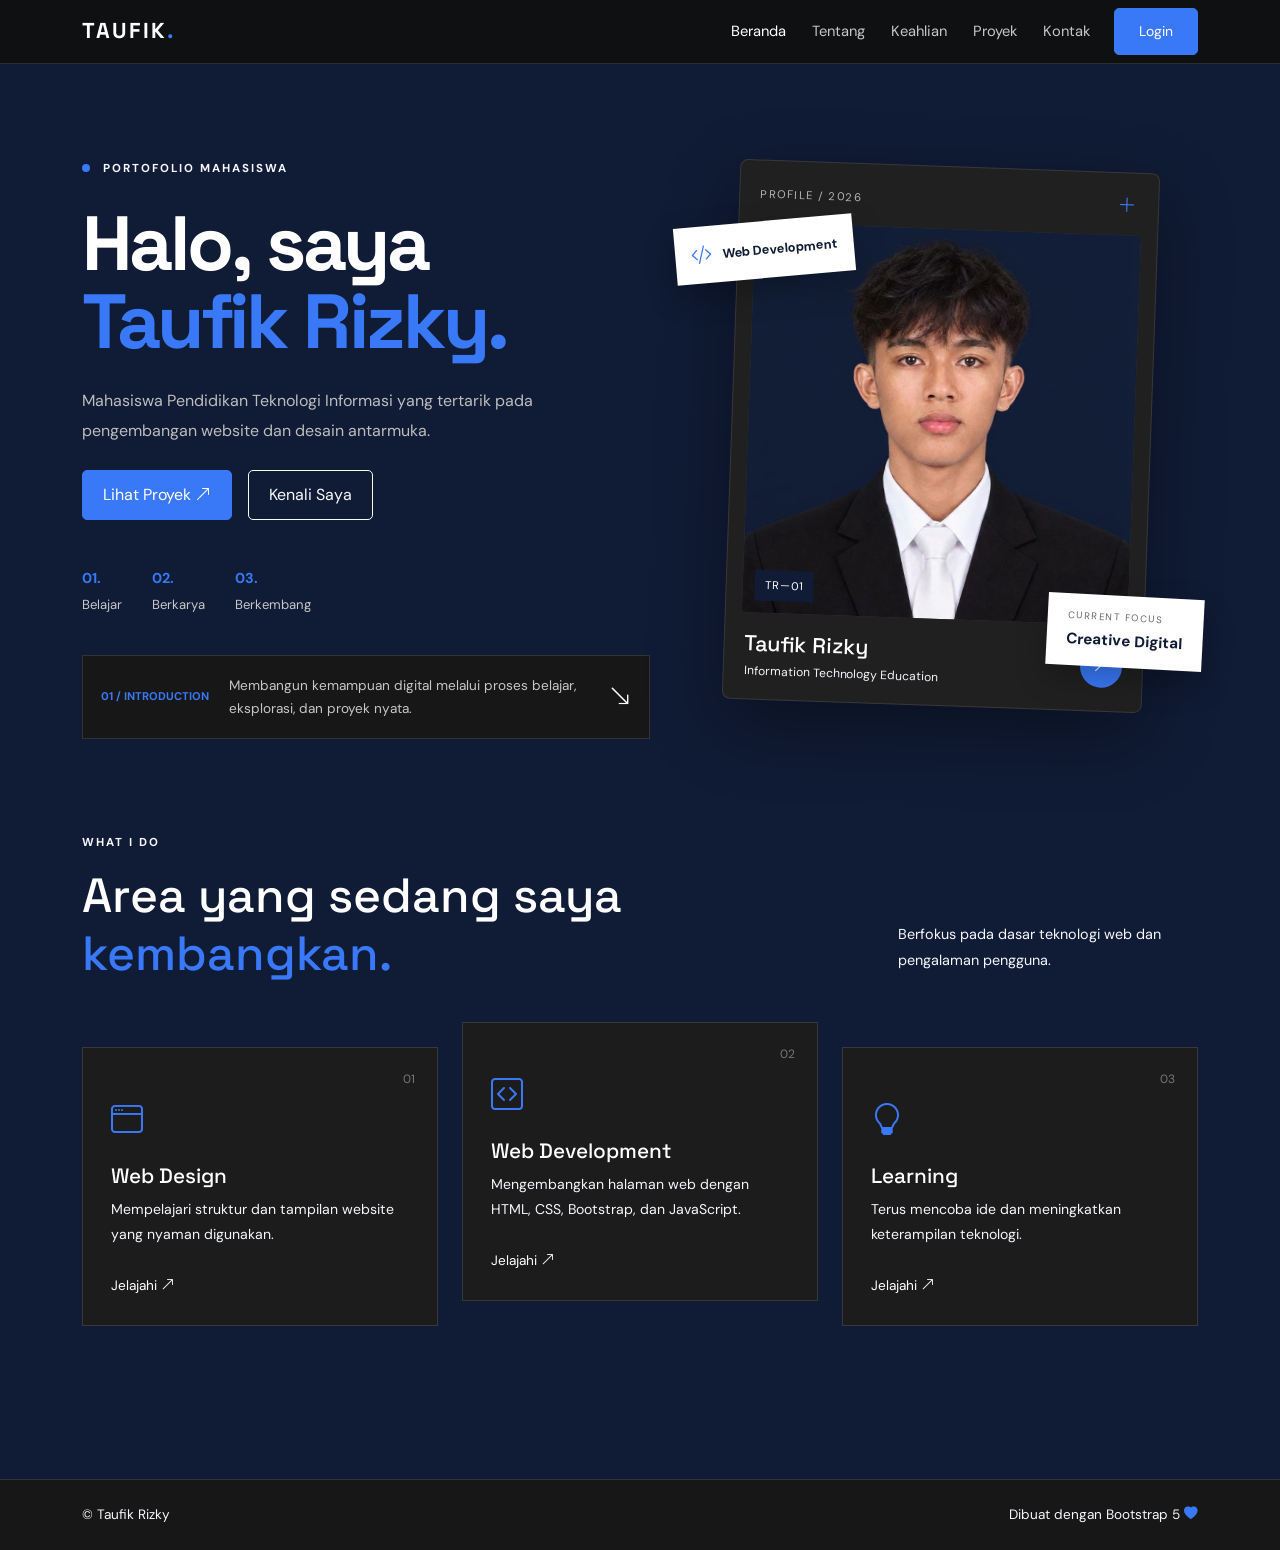
<file: index.html>
<!DOCTYPE html>
<html lang="id">
<head>
  <meta charset="UTF-8">
  <meta name="viewport" content="width=device-width, initial-scale=1">
  <title>Beranda | Taufik Rizky</title>

  <link href="https://cdn.jsdelivr.net/npm/bootstrap@5.3.8/dist/css/bootstrap.min.css" rel="stylesheet">
  <link href="https://cdn.jsdelivr.net/npm/bootstrap-icons@1.13.1/font/bootstrap-icons.min.css" rel="stylesheet">
  <link rel="stylesheet" href="style.css">
</head>
<body>

<nav class="navbar navbar-expand-lg navbar-dark custom-navbar sticky-top">
  <div class="container">
    <a class="navbar-brand fw-bold" href="index.html">TAUFIK<span>.</span></a>
    <button class="navbar-toggler" type="button" data-bs-toggle="collapse"
      data-bs-target="#menuNavbar" aria-controls="menuNavbar"
      aria-expanded="false" aria-label="Buka navigasi">
      <span class="navbar-toggler-icon"></span>
    </button>

    <div class="collapse navbar-collapse" id="menuNavbar">
      <ul class="navbar-nav ms-auto align-items-lg-center">
        <li class="nav-item"><a class="nav-link active" href="index.html">Beranda</a></li>
        <li class="nav-item"><a class="nav-link" href="tentang.html">Tentang</a></li>
        <li class="nav-item"><a class="nav-link" href="keahlian.html">Keahlian</a></li>
        <li class="nav-item"><a class="nav-link" href="proyek.html">Proyek</a></li>
        <li class="nav-item"><a class="nav-link" href="kontak.html">Kontak</a></li>
        <li class="nav-item ms-lg-3"><a class="btn btn-red btn-sm px-4" href="login.html">Login</a></li>
      </ul>
    </div>
  </div>
</nav>

<main class="container py-5">
  <section class="hero-grid">

    <div class="hero-intro">
      <span class="eyebrow"><span class="status-dot"></span> PORTOFOLIO MAHASISWA</span>
      <h1>Halo, saya<br><span class="text-red">Taufik Rizky.</span></h1>
      <p class="lead-text">
        Mahasiswa Pendidikan Teknologi Informasi yang tertarik
        pada pengembangan website dan desain antarmuka.
      </p>

      <div class="d-flex flex-wrap gap-3 mt-4">
        <a href="proyek.html" class="btn btn-red">Lihat Proyek <i class="bi bi-arrow-up-right"></i></a>
        <a href="tentang.html" class="btn btn-outline-light">Kenali Saya</a>
      </div>

      <div class="mini-info mt-5">
        <div><strong>01.</strong><span>Belajar</span></div>
        <div><strong>02.</strong><span>Berkarya</span></div>
        <div><strong>03.</strong><span>Berkembang</span></div>
      </div>
    </div>

    <div class="hero-visual">
      <div class="portrait-card">
        <div class="portrait-top">
          <span>PROFILE / 2026</span>
          <i class="bi bi-plus-lg"></i>
        </div>

        <div class="portrait-frame">
          <div class="portrait-circle"></div>
          <img src="img/foto-profil.jpg" alt="Foto profil Taufik Rizky" class="portrait-img"
            onerror="this.style.display='none';this.nextElementSibling.style.display='flex';">
          <div class="photo-placeholder">
            <i class="bi bi-person-bounding-box"></i>
            <span>Masukkan foto kamu</span>
          </div>
          <span class="portrait-number">TR—01</span>
        </div>

        <div class="portrait-caption">
          <div>
            <h2>Taufik Rizky</h2>
            <p>Information Technology Education</p>
          </div>
          <span class="round-icon"><i class="bi bi-arrow-up-right"></i></span>
        </div>
      </div>

      <div class="floating-card floating-card-top">
        <i class="bi bi-code-slash"></i>
        <span>Web Development</span>
      </div>

      <div class="floating-card floating-card-bottom">
        <span class="small-label">CURRENT FOCUS</span>
        <strong>Creative Digital</strong>
      </div>
    </div>

    <div class="hero-bottom-card">
      <span class="bottom-index">01 / INTRODUCTION</span>
      <p>Membangun kemampuan digital melalui proses belajar, eksplorasi, dan proyek nyata.</p>
      <a href="keahlian.html" aria-label="Lihat keahlian"><i class="bi bi-arrow-down-right"></i></a>
    </div>

  </section>

  <section class="section-space">
    <div class="section-heading">
      <div>
        <span class="eyebrow">WHAT I DO</span>
        <h2>Area yang sedang saya <span class="text-red">kembangkan.</span></h2>
      </div>
      <p>Berfokus pada dasar teknologi web dan pengalaman pengguna.</p>
    </div>

    <div class="row g-4 mt-2">
      <div class="col-md-4">
        <article class="feature-card feature-offset">
          <span class="card-index">01</span>
          <i class="bi bi-window feature-icon"></i>
          <h3>Web Design</h3>
          <p>Mempelajari struktur dan tampilan website yang nyaman digunakan.</p>
          <a href="keahlian.html">Jelajahi <i class="bi bi-arrow-up-right"></i></a>
        </article>
      </div>
      <div class="col-md-4">
        <article class="feature-card">
          <span class="card-index">02</span>
          <i class="bi bi-code-square feature-icon"></i>
          <h3>Web Development</h3>
          <p>Mengembangkan halaman web dengan HTML, CSS, Bootstrap, dan JavaScript.</p>
          <a href="proyek.html">Jelajahi <i class="bi bi-arrow-up-right"></i></a>
        </article>
      </div>
      <div class="col-md-4">
        <article class="feature-card feature-offset">
          <span class="card-index">03</span>
          <i class="bi bi-lightbulb feature-icon"></i>
          <h3>Learning</h3>
          <p>Terus mencoba ide dan meningkatkan keterampilan teknologi.</p>
          <a href="tentang.html">Jelajahi <i class="bi bi-arrow-up-right"></i></a>
        </article>
      </div>
    </div>
  </section>
</main>

<footer class="site-footer">
  <div class="container d-flex flex-column flex-md-row justify-content-between gap-3">
    <p class="mb-0">© <span class="current-year"></span> Taufik Rizky</p>
    <p class="mb-0">Dibuat dengan Bootstrap 5 <i class="bi bi-heart-fill text-red"></i></p>
  </div>
</footer>

<script src="https://cdn.jsdelivr.net/npm/bootstrap@5.3.8/dist/js/bootstrap.bundle.min.js"></script>
<script src="script.js"></script>
</body>
</html>
</file>
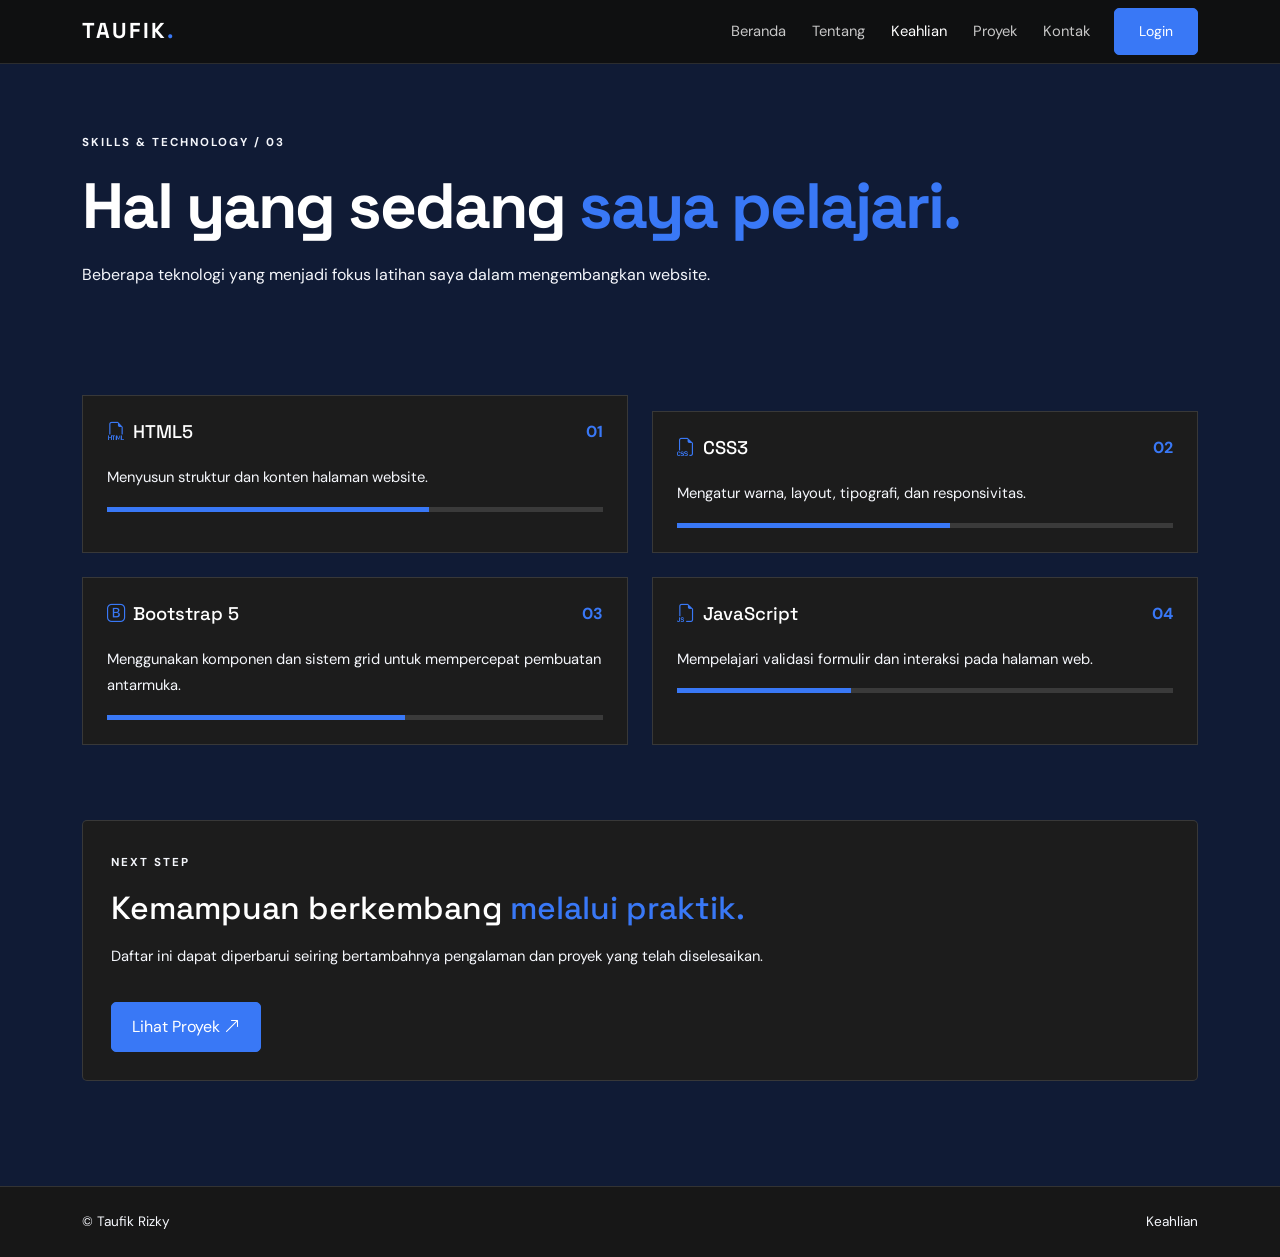
<file: keahlian.html>
<!DOCTYPE html>
<html lang="id">
<head>
  <meta charset="UTF-8">
  <meta name="viewport" content="width=device-width, initial-scale=1">
  <title>Keahlian | Taufik Rizky</title>
  <link href="https://cdn.jsdelivr.net/npm/bootstrap@5.3.8/dist/css/bootstrap.min.css" rel="stylesheet">
  <link href="https://cdn.jsdelivr.net/npm/bootstrap-icons@1.13.1/font/bootstrap-icons.min.css" rel="stylesheet">
  <link rel="stylesheet" href="style.css">
</head>
<body>
<nav class="navbar navbar-expand-lg navbar-dark custom-navbar sticky-top">
  <div class="container">
    <a class="navbar-brand fw-bold" href="index.html">TAUFIK<span>.</span></a>
    <button class="navbar-toggler" type="button" data-bs-toggle="collapse" data-bs-target="#menuNavbar" aria-controls="menuNavbar" aria-expanded="false" aria-label="Buka navigasi"><span class="navbar-toggler-icon"></span></button>
    <div class="collapse navbar-collapse" id="menuNavbar">
      <ul class="navbar-nav ms-auto align-items-lg-center">
        <li class="nav-item"><a class="nav-link" href="index.html">Beranda</a></li>
        <li class="nav-item"><a class="nav-link" href="tentang.html">Tentang</a></li>
        <li class="nav-item"><a class="nav-link active" href="keahlian.html">Keahlian</a></li>
        <li class="nav-item"><a class="nav-link" href="proyek.html">Proyek</a></li>
        <li class="nav-item"><a class="nav-link" href="kontak.html">Kontak</a></li>
        <li class="nav-item ms-lg-3"><a class="btn btn-red btn-sm px-4" href="login.html">Login</a></li>
      </ul>
    </div>
  </div>
</nav>

<main class="container">
  <header class="page-header">
    <span class="eyebrow">SKILLS & TECHNOLOGY / 03</span>
    <h1>Hal yang sedang <span class="text-red">saya pelajari.</span></h1>
    <p>Beberapa teknologi yang menjadi fokus latihan saya dalam mengembangkan website.</p>
  </header>

  <div class="row g-4 asymmetric-row">
    <div class="col-md-6">
      <article class="skill-card">
        <div class="skill-head"><h3><i class="bi bi-filetype-html text-red me-2"></i>HTML5</h3><span class="skill-no">01</span></div>
        <p class="muted-text">Menyusun struktur dan konten halaman website.</p>
        <div class="skill-bar"><span style="width:65%"></span></div>
      </article>
    </div>
    <div class="col-md-6">
      <article class="skill-card">
        <div class="skill-head"><h3><i class="bi bi-filetype-css text-red me-2"></i>CSS3</h3><span class="skill-no">02</span></div>
        <p class="muted-text">Mengatur warna, layout, tipografi, dan responsivitas.</p>
        <div class="skill-bar"><span style="width:55%"></span></div>
      </article>
    </div>
    <div class="col-md-6">
      <article class="skill-card">
        <div class="skill-head"><h3><i class="bi bi-bootstrap text-red me-2"></i>Bootstrap 5</h3><span class="skill-no">03</span></div>
        <p class="muted-text">Menggunakan komponen dan sistem grid untuk mempercepat pembuatan antarmuka.</p>
        <div class="skill-bar"><span style="width:60%"></span></div>
      </article>
    </div>
    <div class="col-md-6">
      <article class="skill-card">
        <div class="skill-head"><h3><i class="bi bi-filetype-js text-red me-2"></i>JavaScript</h3><span class="skill-no">04</span></div>
        <p class="muted-text">Mempelajari validasi formulir dan interaksi pada halaman web.</p>
        <div class="skill-bar"><span style="width:35%"></span></div>
      </article>
    </div>
  </div>

  <section class="section-space">
    <div class="content-card">
      <span class="eyebrow">NEXT STEP</span>
      <h2 class="mt-3">Kemampuan berkembang <span class="text-red">melalui praktik.</span></h2>
      <p class="muted-text mt-3">Daftar ini dapat diperbarui seiring bertambahnya pengalaman dan proyek yang telah diselesaikan.</p>
      <a href="proyek.html" class="btn btn-red mt-3">Lihat Proyek <i class="bi bi-arrow-up-right"></i></a>
    </div>
  </section>
</main>

<footer class="site-footer"><div class="container d-flex flex-column flex-md-row justify-content-between gap-3"><p class="mb-0">© <span class="current-year"></span> Taufik Rizky</p><p class="mb-0">Keahlian</p></div></footer>
<script src="https://cdn.jsdelivr.net/npm/bootstrap@5.3.8/dist/js/bootstrap.bundle.min.js"></script>
<script src="script.js"></script>
</body>
</html>
</file>
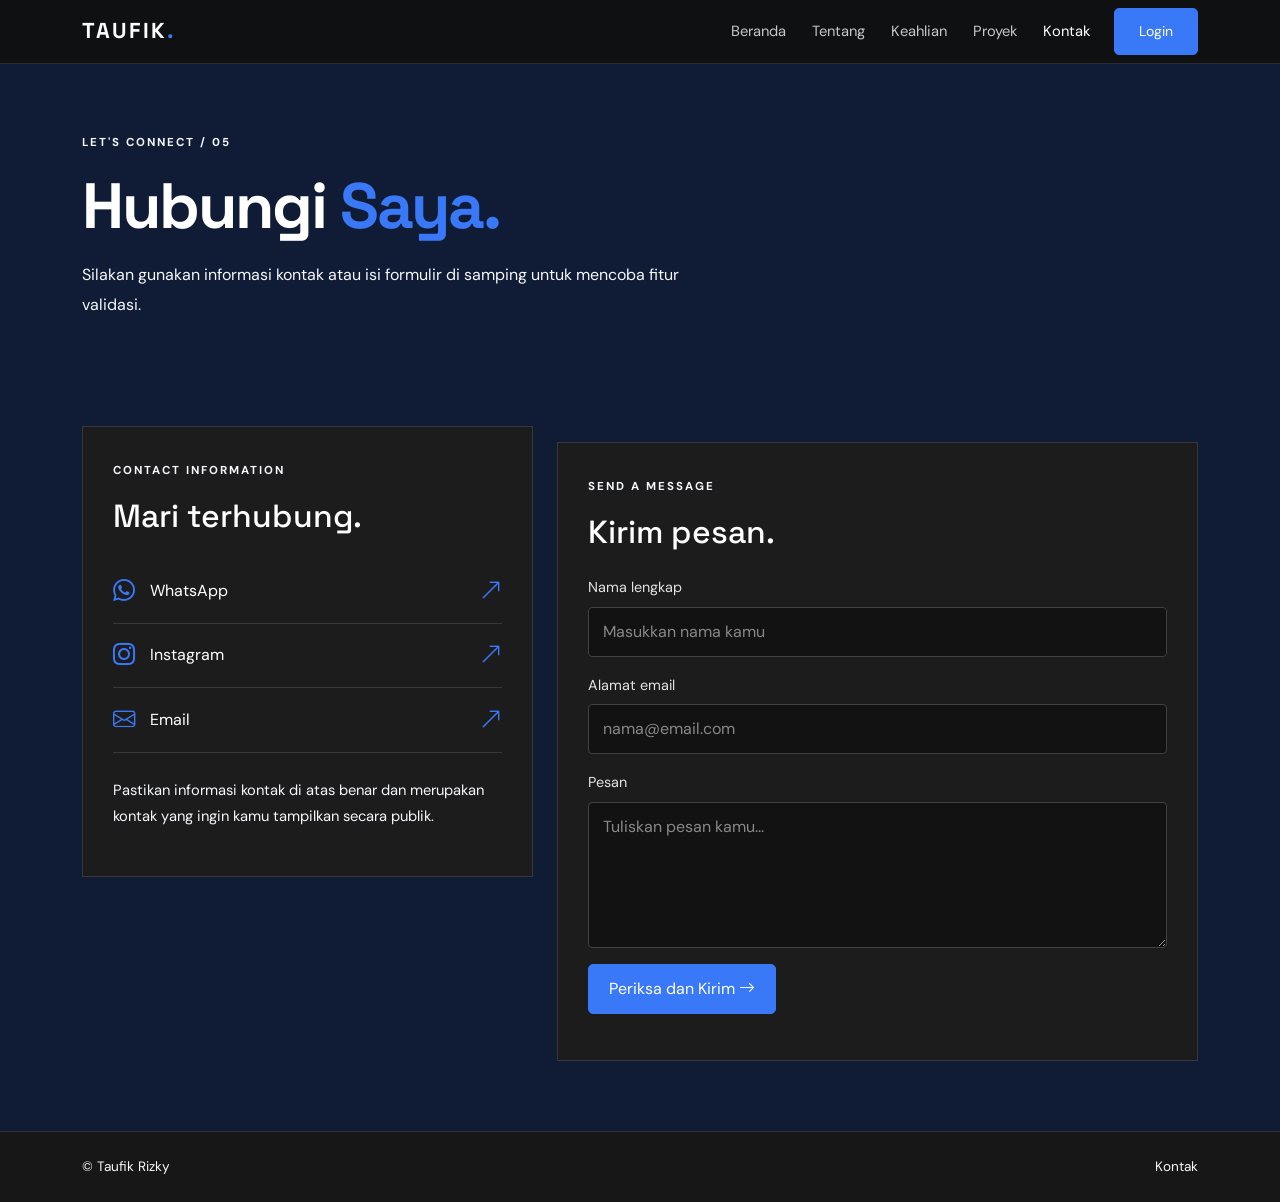
<file: kontak.html>
<!DOCTYPE html>
<html lang="id">
<head>
  <meta charset="UTF-8">
  <meta name="viewport" content="width=device-width, initial-scale=1">
  <title>Kontak | Taufik Rizky</title>
  <link href="https://cdn.jsdelivr.net/npm/bootstrap@5.3.8/dist/css/bootstrap.min.css" rel="stylesheet">
  <link href="https://cdn.jsdelivr.net/npm/bootstrap-icons@1.13.1/font/bootstrap-icons.min.css" rel="stylesheet">
  <link rel="stylesheet" href="style.css">
</head>
<body>
<nav class="navbar navbar-expand-lg navbar-dark custom-navbar sticky-top">
  <div class="container">
    <a class="navbar-brand fw-bold" href="index.html">TAUFIK<span>.</span></a>
    <button class="navbar-toggler" type="button" data-bs-toggle="collapse" data-bs-target="#menuNavbar" aria-controls="menuNavbar" aria-expanded="false" aria-label="Buka navigasi"><span class="navbar-toggler-icon"></span></button>
    <div class="collapse navbar-collapse" id="menuNavbar">
      <ul class="navbar-nav ms-auto align-items-lg-center">
        <li class="nav-item"><a class="nav-link" href="index.html">Beranda</a></li>
        <li class="nav-item"><a class="nav-link" href="tentang.html">Tentang</a></li>
        <li class="nav-item"><a class="nav-link" href="keahlian.html">Keahlian</a></li>
        <li class="nav-item"><a class="nav-link" href="proyek.html">Proyek</a></li>
        <li class="nav-item"><a class="nav-link active" href="kontak.html">Kontak</a></li>
        <li class="nav-item ms-lg-3"><a class="btn btn-red btn-sm px-4" href="login.html">Login</a></li>
      </ul>
    </div>
  </div>
</nav>

<main class="container">
  <header class="page-header">
    <span class="eyebrow">LET'S CONNECT / 05</span>
    <h1>Hubungi <span class="text-red">Saya.</span></h1>
    <p>Silakan gunakan informasi kontak atau isi formulir di samping untuk mencoba fitur validasi.</p>
  </header>

  <div class="row g-4 asymmetric-row">
    <div class="col-lg-5">
      <div class="contact-panel">
        <span class="eyebrow">CONTACT INFORMATION</span>
        <h2 class="mt-3 mb-4">Mari terhubung.</h2>

        <a class="contact-link" href="https://wa.me/6281240125755" target="_blank" rel="noopener noreferrer">
          <i class="bi bi-whatsapp"></i><span>WhatsApp</span><i class="bi bi-arrow-up-right ms-auto"></i>
        </a>
        <a class="contact-link" href="https://www.instagram.com/taufiq_rizkyyy/" target="_blank" rel="noopener noreferrer">
          <i class="bi bi-instagram"></i><span>Instagram</span><i class="bi bi-arrow-up-right ms-auto"></i>
        </a>
        <a class="contact-link" href="mailto:taufikriski020@gmail.com">
          <i class="bi bi-envelope"></i><span>Email</span><i class="bi bi-arrow-up-right ms-auto"></i>
        </a>

        <p class="muted-text mt-4">Pastikan informasi kontak di atas benar dan merupakan kontak yang ingin kamu tampilkan secara publik.</p>
      </div>
    </div>

    <div class="col-lg-7">
      <div class="contact-panel">
        <span class="eyebrow">SEND A MESSAGE</span>
        <h2 class="mt-3 mb-4">Kirim pesan.</h2>

        <form id="contactForm" novalidate>
          <div class="mb-3">
            <label for="nama" class="form-label">Nama lengkap</label>
            <input type="text" class="form-control" id="nama" placeholder="Masukkan nama kamu" required>
            <div class="invalid-feedback">Nama wajib diisi.</div>
          </div>

          <div class="mb-3">
            <label for="email" class="form-label">Alamat email</label>
            <input type="email" class="form-control" id="email" placeholder="nama@email.com" required>
            <div class="invalid-feedback">Masukkan alamat email yang valid.</div>
          </div>

          <div class="mb-3">
            <label for="pesan" class="form-label">Pesan</label>
            <textarea class="form-control" id="pesan" rows="5" placeholder="Tuliskan pesan kamu..." required></textarea>
            <div class="invalid-feedback">Pesan wajib diisi.</div>
          </div>

          <button type="submit" class="btn btn-red">Periksa dan Kirim <i class="bi bi-arrow-right"></i></button>
          <p id="contactStatus" class="form-status mt-3 mb-0" aria-live="polite"></p>
        </form>
      </div>
    </div>
  </div>
</main>

<footer class="site-footer"><div class="container d-flex flex-column flex-md-row justify-content-between gap-3"><p class="mb-0">© <span class="current-year"></span> Taufik Rizky</p><p class="mb-0">Kontak</p></div></footer>
<script src="https://cdn.jsdelivr.net/npm/bootstrap@5.3.8/dist/js/bootstrap.bundle.min.js"></script>
<script src="script.js"></script>
</body>
</html>
</file>
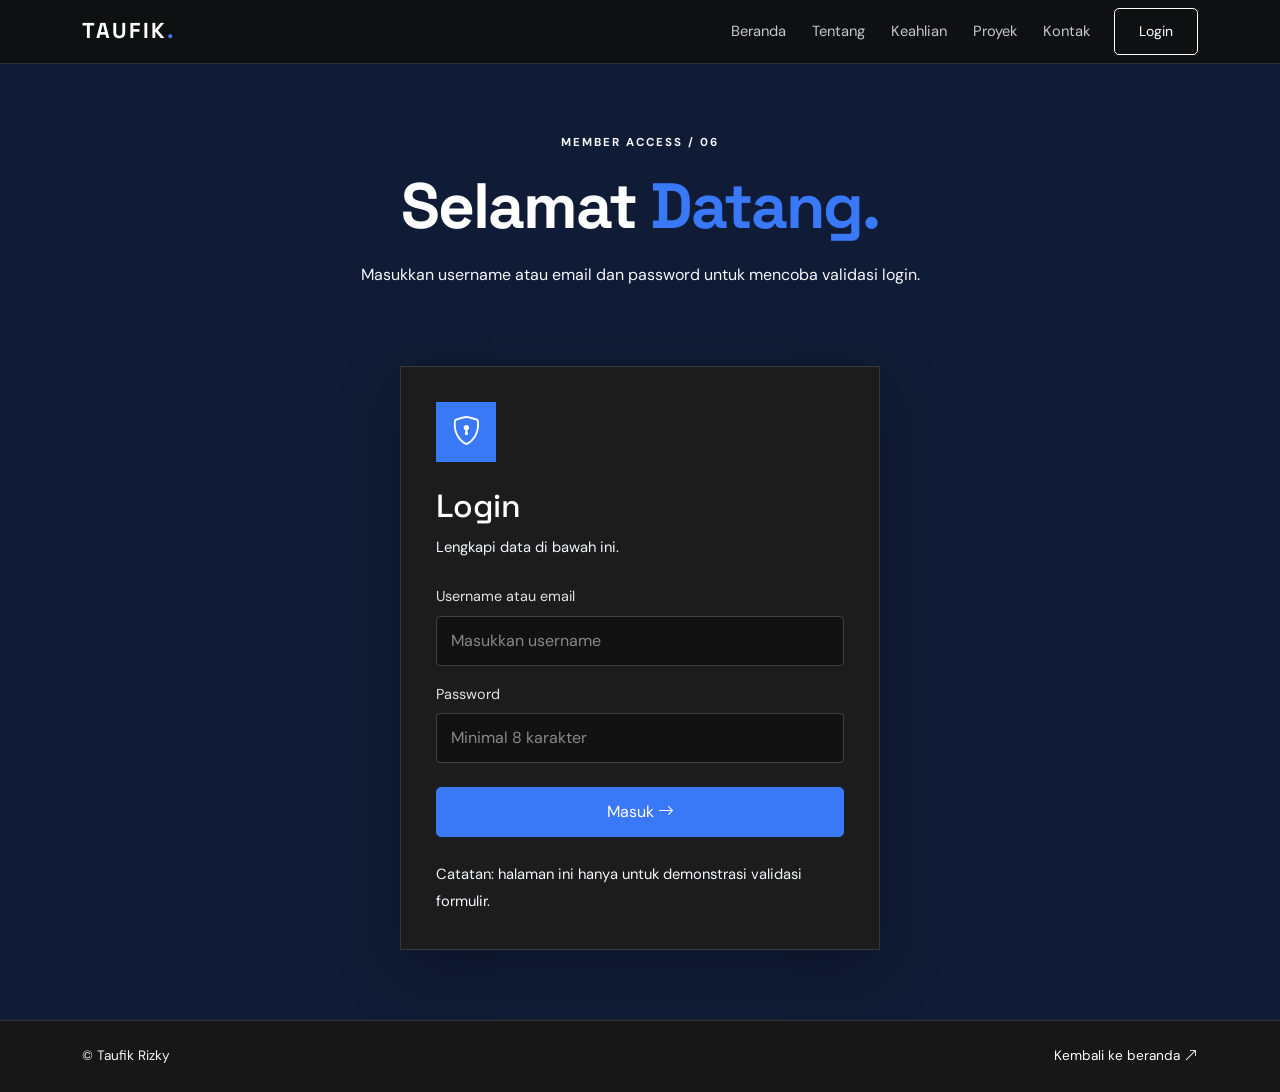
<file: login.html>
<!DOCTYPE html>
<html lang="id">
<head>
  <meta charset="UTF-8">
  <meta name="viewport" content="width=device-width, initial-scale=1">
  <title>Login | Taufik Rizky</title>
  <link href="https://cdn.jsdelivr.net/npm/bootstrap@5.3.8/dist/css/bootstrap.min.css" rel="stylesheet">
  <link href="https://cdn.jsdelivr.net/npm/bootstrap-icons@1.13.1/font/bootstrap-icons.min.css" rel="stylesheet">
  <link rel="stylesheet" href="style.css">
</head>
<body>
<nav class="navbar navbar-expand-lg navbar-dark custom-navbar sticky-top">
  <div class="container">
    <a class="navbar-brand fw-bold" href="index.html">TAUFIK<span>.</span></a>
    <button class="navbar-toggler" type="button" data-bs-toggle="collapse" data-bs-target="#menuNavbar" aria-controls="menuNavbar" aria-expanded="false" aria-label="Buka navigasi"><span class="navbar-toggler-icon"></span></button>
    <div class="collapse navbar-collapse" id="menuNavbar">
      <ul class="navbar-nav ms-auto align-items-lg-center">
        <li class="nav-item"><a class="nav-link" href="index.html">Beranda</a></li>
        <li class="nav-item"><a class="nav-link" href="tentang.html">Tentang</a></li>
        <li class="nav-item"><a class="nav-link" href="keahlian.html">Keahlian</a></li>
        <li class="nav-item"><a class="nav-link" href="proyek.html">Proyek</a></li>
        <li class="nav-item"><a class="nav-link" href="kontak.html">Kontak</a></li>
        <li class="nav-item ms-lg-3"><a class="btn btn-red btn-sm px-4 active" href="login.html">Login</a></li>
      </ul>
    </div>
  </div>
</nav>

<main class="container">
  <header class="page-header text-center">
    <span class="eyebrow">MEMBER ACCESS / 06</span>
    <h1>Selamat <span class="text-red">Datang.</span></h1>
    <p class="mx-auto">Masukkan username atau email dan password untuk mencoba validasi login.</p>
  </header>

  <div class="login-wrap">
    <div class="login-card">
      <div class="login-symbol"><i class="bi bi-shield-lock"></i></div>
      <h2>Login</h2>
      <p class="muted-text mb-4">Lengkapi data di bawah ini.</p>

      <form id="loginForm" novalidate>
        <div class="mb-3">
          <label for="username" class="form-label">Username atau email</label>
          <input type="text" id="username" class="form-control" placeholder="Masukkan username" required>
          <div class="invalid-feedback">Username atau email wajib diisi.</div>
        </div>

        <div class="mb-3">
          <label for="password" class="form-label">Password</label>
          <input type="password" id="password" class="form-control" placeholder="Minimal 8 karakter" minlength="8" required>
          <div class="invalid-feedback">Password wajib diisi minimal 8 karakter.</div>
        </div>

        <button type="submit" class="btn btn-red w-100 mt-2">Masuk <i class="bi bi-arrow-right"></i></button>
        <p id="loginStatus" class="form-status mt-3 mb-0" aria-live="polite"></p>
      </form>

      <p class="muted-text small mt-4 mb-0">Catatan: halaman ini hanya untuk demonstrasi validasi formulir.</p>
    </div>
  </div>
</main>

<footer class="site-footer"><div class="container d-flex flex-column flex-md-row justify-content-between gap-3"><p class="mb-0">© <span class="current-year"></span> Taufik Rizky</p><a href="index.html" class="text-white">Kembali ke beranda <i class="bi bi-arrow-up-right"></i></a></div></footer>
<script src="https://cdn.jsdelivr.net/npm/bootstrap@5.3.8/dist/js/bootstrap.bundle.min.js"></script>
<script src="script.js"></script>
</body>
</html>
</file>
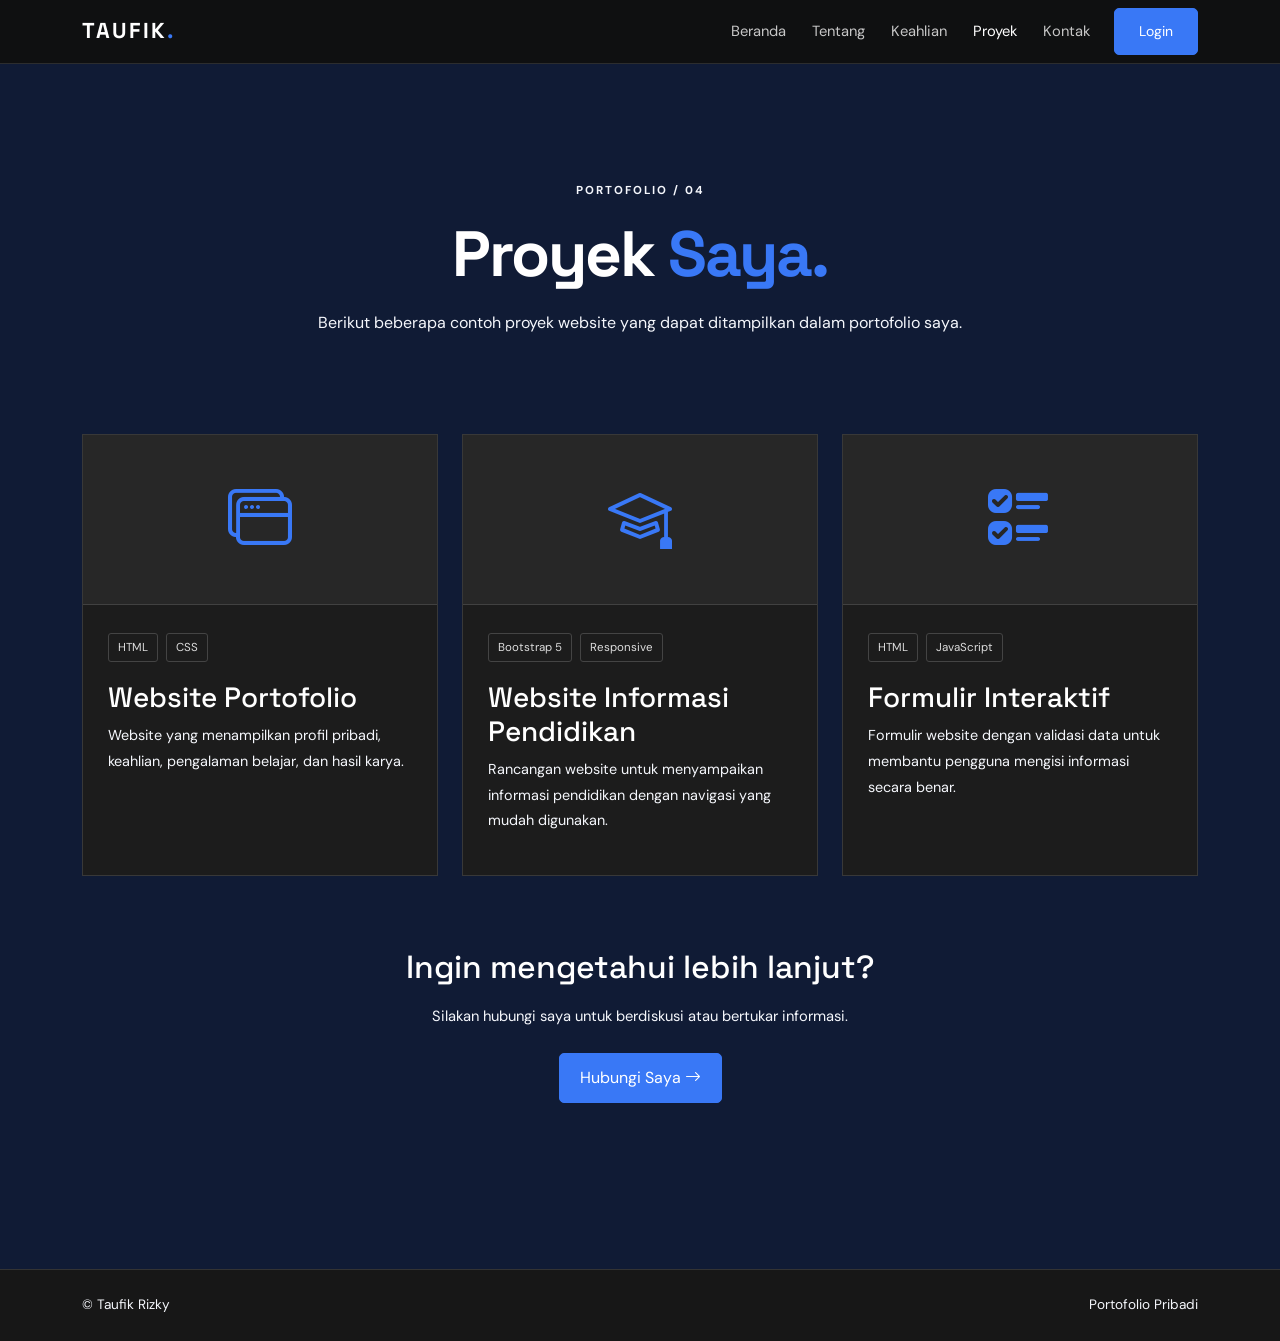
<file: proyek.html>
<!DOCTYPE html>
<html lang="id">
<head>
  <meta charset="UTF-8">
  <meta name="viewport" content="width=device-width, initial-scale=1">
  <title>Proyek | Taufik Rizky</title>

  <link href="https://cdn.jsdelivr.net/npm/bootstrap@5.3.8/dist/css/bootstrap.min.css" rel="stylesheet">
  <link href="https://cdn.jsdelivr.net/npm/bootstrap-icons@1.13.1/font/bootstrap-icons.min.css" rel="stylesheet">
  <link rel="stylesheet" href="style.css">
</head>
<body>

<!-- Navbar -->
<nav class="navbar navbar-expand-lg navbar-dark custom-navbar sticky-top">
  <div class="container">
    <a class="navbar-brand fw-bold" href="index.html">TAUFIK<span>.</span></a>

    <button class="navbar-toggler" type="button" data-bs-toggle="collapse"
      data-bs-target="#menuNavbar" aria-controls="menuNavbar"
      aria-expanded="false" aria-label="Buka navigasi">
      <span class="navbar-toggler-icon"></span>
    </button>

    <div class="collapse navbar-collapse" id="menuNavbar">
      <ul class="navbar-nav ms-auto align-items-lg-center">
        <li class="nav-item"><a class="nav-link" href="index.html">Beranda</a></li>
        <li class="nav-item"><a class="nav-link" href="tentang.html">Tentang</a></li>
        <li class="nav-item"><a class="nav-link" href="keahlian.html">Keahlian</a></li>
        <li class="nav-item"><a class="nav-link active" href="proyek.html">Proyek</a></li>
        <li class="nav-item"><a class="nav-link" href="kontak.html">Kontak</a></li>
        <li class="nav-item ms-lg-3">
          <a class="btn btn-red btn-sm px-4" href="login.html">Login</a>
        </li>
      </ul>
    </div>
  </div>
</nav>

<!-- Judul halaman -->
<main class="container py-5">
  <header class="page-header text-center">
    <span class="eyebrow">PORTOFOLIO / 04</span>
    <h1>Proyek <span class="text-red">Saya.</span></h1>
    <p class="mx-auto">
      Berikut beberapa contoh proyek website yang dapat ditampilkan
      dalam portofolio saya.
    </p>
  </header>

  <!-- Daftar proyek -->
  <section class="row g-4 mt-3">

    <div class="col-md-6 col-lg-4">
      <div class="project-card">
        <div class="project-cover">
          <i class="bi bi-window-stack"></i>
        </div>
        <div class="project-content">
          <span class="tag">HTML</span>
          <span class="tag">CSS</span>
          <h3 class="mt-3">Website Portofolio</h3>
          <p>
            Website yang menampilkan profil pribadi, keahlian,
            pengalaman belajar, dan hasil karya.
          </p>
        </div>
      </div>
    </div>

    <div class="col-md-6 col-lg-4">
      <div class="project-card">
        <div class="project-cover">
          <i class="bi bi-mortarboard"></i>
        </div>
        <div class="project-content">
          <span class="tag">Bootstrap 5</span>
          <span class="tag">Responsive</span>
          <h3 class="mt-3">Website Informasi Pendidikan</h3>
          <p>
            Rancangan website untuk menyampaikan informasi pendidikan
            dengan navigasi yang mudah digunakan.
          </p>
        </div>
      </div>
    </div>

    <div class="col-md-6 col-lg-4">
      <div class="project-card">
        <div class="project-cover">
          <i class="bi bi-ui-checks"></i>
        </div>
        <div class="project-content">
          <span class="tag">HTML</span>
          <span class="tag">JavaScript</span>
          <h3 class="mt-3">Formulir Interaktif</h3>
          <p>
            Formulir website dengan validasi data untuk membantu
            pengguna mengisi informasi secara benar.
          </p>
        </div>
      </div>
    </div>

  </section>

  <!-- Penutup -->
  <section class="text-center py-5 mt-4">
    <h2>Ingin mengetahui lebih lanjut?</h2>
    <p class="muted-text mt-3">
      Silakan hubungi saya untuk berdiskusi atau bertukar informasi.
    </p>
    <a href="kontak.html" class="btn btn-red mt-2">
      Hubungi Saya <i class="bi bi-arrow-right"></i>
    </a>
  </section>
</main>

<!-- Footer -->
<footer class="site-footer">
  <div class="container d-flex flex-column flex-md-row justify-content-between gap-3">
    <p class="mb-0">© <span class="current-year"></span> Taufik Rizky</p>
    <p class="mb-0">Portofolio Pribadi</p>
  </div>
</footer>

<script src="https://cdn.jsdelivr.net/npm/bootstrap@5.3.8/dist/js/bootstrap.bundle.min.js"></script>
<script src="script.js"></script>
</body>
</html>
</file>
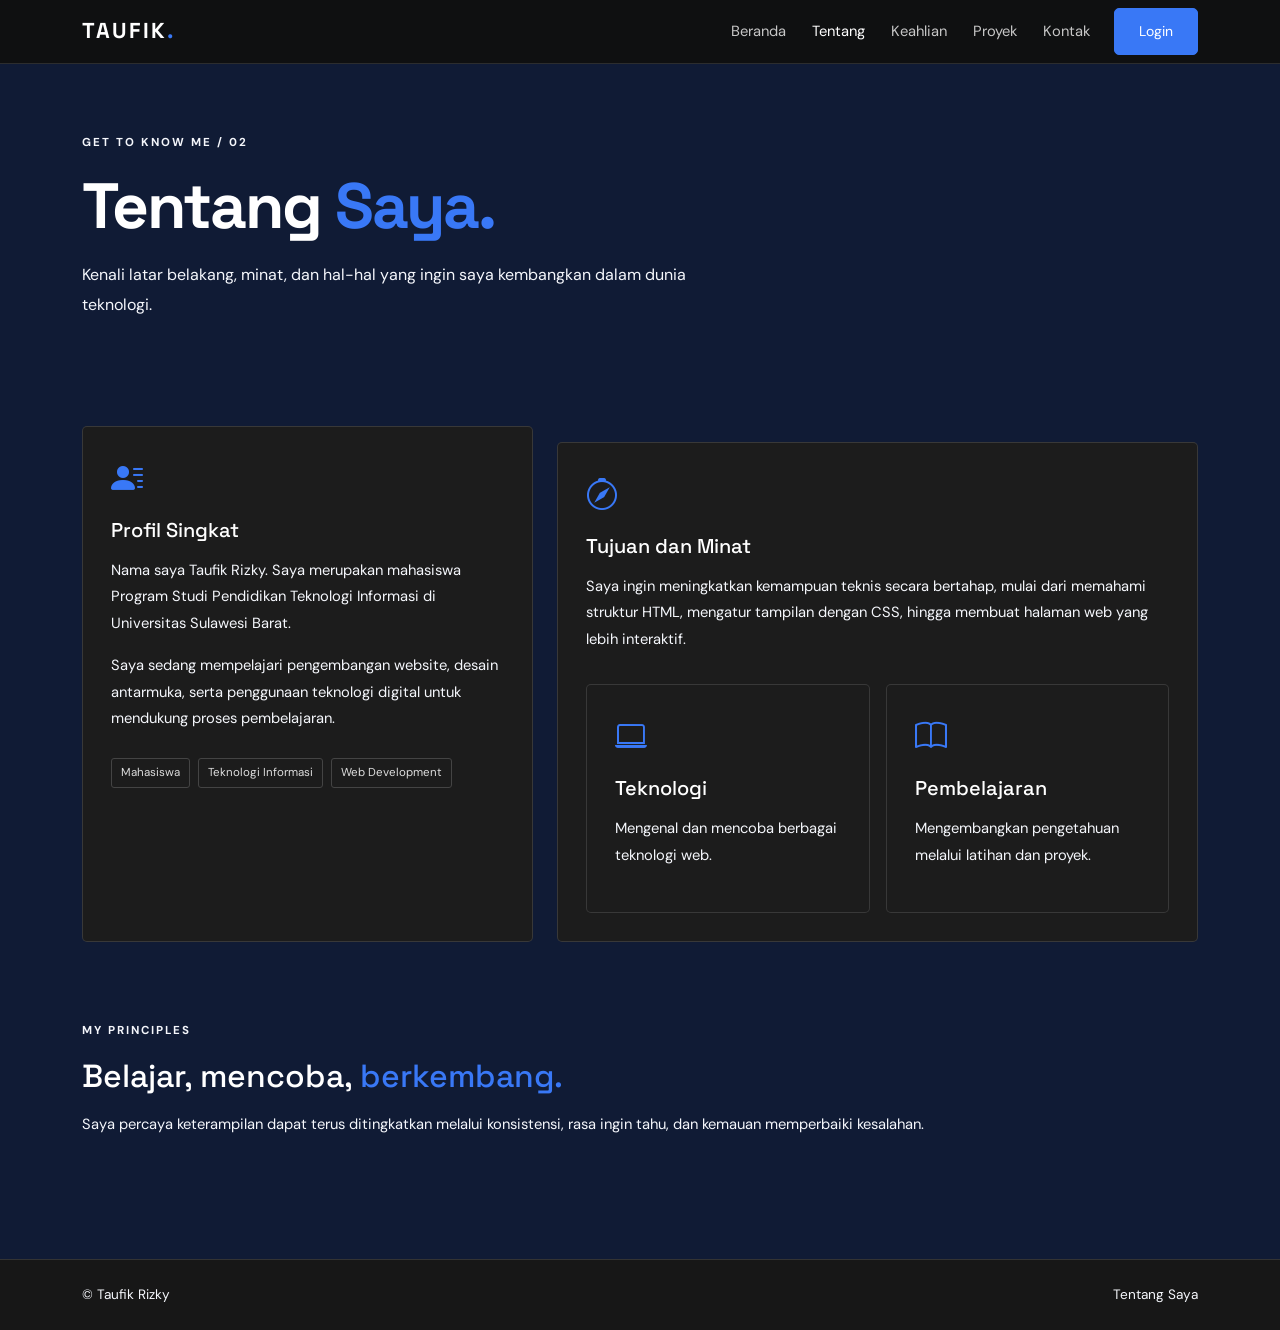
<file: tentang.html>
<!DOCTYPE html>
<html lang="id">
<head>
  <meta charset="UTF-8">
  <meta name="viewport" content="width=device-width, initial-scale=1">
  <title>Tentang Saya | Taufik Rizky</title>
  <link href="https://cdn.jsdelivr.net/npm/bootstrap@5.3.8/dist/css/bootstrap.min.css" rel="stylesheet">
  <link href="https://cdn.jsdelivr.net/npm/bootstrap-icons@1.13.1/font/bootstrap-icons.min.css" rel="stylesheet">
  <link rel="stylesheet" href="style.css">
</head>
<body>
<nav class="navbar navbar-expand-lg navbar-dark custom-navbar sticky-top">
  <div class="container">
    <a class="navbar-brand fw-bold" href="index.html">TAUFIK<span>.</span></a>
    <button class="navbar-toggler" type="button" data-bs-toggle="collapse" data-bs-target="#menuNavbar" aria-controls="menuNavbar" aria-expanded="false" aria-label="Buka navigasi"><span class="navbar-toggler-icon"></span></button>
    <div class="collapse navbar-collapse" id="menuNavbar">
      <ul class="navbar-nav ms-auto align-items-lg-center">
        <li class="nav-item"><a class="nav-link" href="index.html">Beranda</a></li>
        <li class="nav-item"><a class="nav-link active" href="tentang.html">Tentang</a></li>
        <li class="nav-item"><a class="nav-link" href="keahlian.html">Keahlian</a></li>
        <li class="nav-item"><a class="nav-link" href="proyek.html">Proyek</a></li>
        <li class="nav-item"><a class="nav-link" href="kontak.html">Kontak</a></li>
        <li class="nav-item ms-lg-3"><a class="btn btn-red btn-sm px-4" href="login.html">Login</a></li>
      </ul>
    </div>
  </div>
</nav>

<main class="container">
  <header class="page-header">
    <span class="eyebrow">GET TO KNOW ME / 02</span>
    <h1>Tentang <span class="text-red">Saya.</span></h1>
    <p>Kenali latar belakang, minat, dan hal-hal yang ingin saya kembangkan dalam dunia teknologi.</p>
  </header>

  <div class="row g-4 asymmetric-row">
    <div class="col-lg-5">
      <div class="content-card">
        <span class="icon-red"><i class="bi bi-person-lines-fill"></i></span>
        <h3>Profil Singkat</h3>
        <p>Nama saya Taufik Rizky. Saya merupakan mahasiswa Program Studi Pendidikan Teknologi Informasi di Universitas Sulawesi Barat.</p>
        <p>Saya sedang mempelajari pengembangan website, desain antarmuka, serta penggunaan teknologi digital untuk mendukung proses pembelajaran.</p>
        <div class="mt-4">
          <span class="tag">Mahasiswa</span>
          <span class="tag">Teknologi Informasi</span>
          <span class="tag">Web Development</span>
        </div>
      </div>
    </div>

    <div class="col-lg-7">
      <div class="content-card">
        <span class="icon-red"><i class="bi bi-compass"></i></span>
        <h3>Tujuan dan Minat</h3>
        <p>Saya ingin meningkatkan kemampuan teknis secara bertahap, mulai dari memahami struktur HTML, mengatur tampilan dengan CSS, hingga membuat halaman web yang lebih interaktif.</p>
        <div class="row g-3 mt-3">
          <div class="col-sm-6">
            <div class="content-card">
              <span class="icon-red"><i class="bi bi-laptop"></i></span>
              <h3>Teknologi</h3>
              <p>Mengenal dan mencoba berbagai teknologi web.</p>
            </div>
          </div>
          <div class="col-sm-6">
            <div class="content-card">
              <span class="icon-red"><i class="bi bi-book"></i></span>
              <h3>Pembelajaran</h3>
              <p>Mengembangkan pengetahuan melalui latihan dan proyek.</p>
            </div>
          </div>
        </div>
      </div>
    </div>
  </div>

  <section class="section-space">
    <span class="eyebrow">MY PRINCIPLES</span>
    <h2 class="mt-3">Belajar, mencoba, <span class="text-red">berkembang.</span></h2>
    <p class="muted-text mt-3">Saya percaya keterampilan dapat terus ditingkatkan melalui konsistensi, rasa ingin tahu, dan kemauan memperbaiki kesalahan.</p>
  </section>
</main>

<footer class="site-footer"><div class="container d-flex flex-column flex-md-row justify-content-between gap-3"><p class="mb-0">© <span class="current-year"></span> Taufik Rizky</p><p class="mb-0">Tentang Saya</p></div></footer>
<script src="https://cdn.jsdelivr.net/npm/bootstrap@5.3.8/dist/js/bootstrap.bundle.min.js"></script>
<script src="script.js"></script>
</body>
</html>
</file>
<file: style.css>
@import url('https://fonts.googleapis.com/css2?family=DM+Sans:wght@400;500;600;700&family=Space+Grotesk:wght@400;500;600;700&display=swap');

:root {
    --red: #3978F6;
    --black: #101B35;
    --white: #FFFFFF;
    --gray: #F5F7FC;
  --line: rgba(255,255,255,.12);
}

* {
  box-sizing: border-box;
}

body {
  margin: 0;
  background: var(--black);
  color: var(--white);
  font-family: 'DM Sans', sans-serif;
}

h1, h2, h3, h4, .navbar-brand {
  font-family: 'Space Grotesk', sans-serif;
}

a {
  text-decoration: none;
}

.text-red {
  color: var(--red);
}

.custom-navbar {
  background: rgba(16,16,16,.95);
  border-bottom: 1px solid var(--line);
  backdrop-filter: blur(12px);
}

.navbar-brand {
  letter-spacing: 2px;
  font-size: 1.35rem;
}

.navbar-brand span {
  color: var(--red);
}

.navbar .nav-link {
  color: #c7c7c7;
  margin-left: 10px;
  font-size: .92rem;
  transition: color .25s;
}

.navbar .nav-link:hover,
.navbar .nav-link.active {
  color: #fff;
}

.btn-red {
  color: #fff;
  background: var(--red);
  border: 1px solid var(--red);
  border-radius: 5px;
  padding: 12px 20px;
  transition: .25s;
}

.btn-red:hover {
  color: #fff;
  background: var(--red-dark);
  border-color: var(--red-dark);
  transform: translateY(-2px);
}

.btn-outline-light {
  border-radius: 5px;
  padding: 12px 20px;
}

.hero-grid {
  display: grid;
  grid-template-columns: 1.05fr .95fr;
  grid-template-areas:
    "intro visual"
    "bottom visual";
  gap: 25px 35px;
  align-items: center;
  padding: 28px 0 15px;
}

.hero-intro {
  grid-area: intro;
  padding: 15px 0;
}

.eyebrow {
  color: var(--gray);
  font-size: .72rem;
  letter-spacing: 2px;
  font-weight: 700;
}

.status-dot {
  display: inline-block;
  width: 8px;
  height: 8px;
  background: var(--red);
  border-radius: 50%;
  margin-right: 8px;
}

.hero-intro h1 {
  font-size: clamp(3rem, 6vw, 5.6rem);
  line-height: 1.02;
  letter-spacing: -3px;
  font-weight: 700;
  margin: 25px 0;
}

.lead-text {
  color: #bdbdbd;
  line-height: 1.9;
  max-width: 470px;
}

.mini-info {
  display: flex;
  gap: 30px;
  flex-wrap: wrap;
}

.mini-info div {
  display: flex;
  flex-direction: column;
  gap: 5px;
}

.mini-info strong {
  color: var(--red);
  font-size: .9rem;
}

.mini-info span {
  font-size: .82rem;
  color: #c7c7c7;
}

.hero-visual {
  grid-area: visual;
  position: relative;
  min-width: 0;
  padding: 20px 12px 28px;
}

.portrait-card {
  max-width: 420px;
  margin: 0 auto;
  padding: 16px;
  background: #202020;
  border: 1px solid #383838;
  border-radius: 8px;
  transform: rotate(2deg);
  position: relative;
  z-index: 1;
  box-shadow: 0 25px 70px rgba(0,0,0,.35);
}

.portrait-top {
  display: flex;
  justify-content: space-between;
  align-items: center;
  color: #b5b5b5;
  font-size: .7rem;
  letter-spacing: 1.5px;
  padding: 3px 4px 14px;
}

.portrait-top i {
  color: var(--red);
  font-size: 1.2rem;
}

.portrait-frame {
  height: 390px;
  position: relative;
  background: #303030;
  overflow: hidden;
  border-radius: 4px;
}

.portrait-circle {
  width: 280px;
  height: 280px;
  border: 35px solid var(--red);
  border-radius: 50%;
  position: absolute;
  top: 48px;
  left: 50%;
  transform: translateX(-50%);
  opacity: .95;
}

.portrait-img {
  position: relative;
  z-index: 1;
  width: 100%;
  height: 100%;
  object-fit: cover;
  object-position: center top;
}

.photo-placeholder {
  display: none;
  position: absolute;
  inset: 0;
  z-index: 2;
  flex-direction: column;
  align-items: center;
  justify-content: center;
  gap: 12px;
  color: #eee;
  background: linear-gradient(145deg, #292929, #151515);
}

.photo-placeholder i {
  font-size: 4rem;
  color: var(--red);
}

.photo-placeholder span {
  font-size: .9rem;
}

.portrait-number {
  position: absolute;
  z-index: 3;
  bottom: 12px;
  left: 12px;
  padding: 7px 10px;
  background: var(--black);
  font-size: .7rem;
  letter-spacing: 1px;
}

.portrait-caption {
  display: flex;
  justify-content: space-between;
  align-items: center;
  padding: 18px 4px 3px;
  gap: 12px;
}

.portrait-caption h2 {
  font-size: 1.35rem;
  margin: 0 0 5px;
}

.portrait-caption p {
  color: var(--gray);
  font-size: .75rem;
  margin: 0;
}

.round-icon {
  display: grid;
  place-items: center;
  flex-shrink: 0;
  width: 42px;
  height: 42px;
  background: var(--red);
  border-radius: 50%;
}

.floating-card {
  position: absolute;
  z-index: 2;
  background: var(--white);
  color: var(--black);
  box-shadow: 0 12px 30px rgba(0,0,0,.25);
}

.floating-card-top {
  top: 75px;
  left: -10px;
  display: flex;
  align-items: center;
  gap: 10px;
  padding: 13px 16px;
  transform: rotate(-5deg);
  font-size: .8rem;
  font-weight: 700;
}

.floating-card-top i {
  color: var(--red);
  font-size: 1.3rem;
}

.floating-card-bottom {
  bottom: 65px;
  right: -5px;
  display: flex;
  flex-direction: column;
  gap: 5px;
  padding: 15px 20px;
  transform: rotate(3deg);
}

.small-label {
  font-size: .6rem;
  letter-spacing: 1.5px;
  color: #666;
}

.floating-card-bottom strong {
  font-size: .95rem;
}

.hero-bottom-card {
  grid-area: bottom;
  display: flex;
  align-items: center;
  gap: 20px;
  padding: 18px;
  border: 1px solid var(--line);
  background: #171717;
}

.bottom-index {
  color: var(--red);
  font-size: .7rem;
  white-space: nowrap;
  font-weight: 700;
}

.hero-bottom-card p {
  color: #c7c7c7;
  font-size: .85rem;
  margin: 0;
  line-height: 1.7;
}

.hero-bottom-card a {
  color: #fff;
  font-size: 1.4rem;
  margin-left: auto;
}

.section-space {
  padding: 75px 0 35px;
}

.section-heading {
  display: flex;
  align-items: end;
  justify-content: space-between;
  gap: 25px;
}

.section-heading h2 {
  font-size: clamp(1.8rem, 4vw, 3rem);
  margin-top: 14px;
  max-width: 620px;
}

.section-heading > p {
  color: var(--gray);
  max-width: 300px;
  font-size: .9rem;
  line-height: 1.8;
}

.feature-card {
  position: relative;
  min-height: 260px;
  padding: 28px;
  background: #1c1c1c;
  border: 1px solid var(--line);
  transition: .3s;
}

.feature-card:hover,
.content-card:hover,
.project-card:hover {
  border-color: var(--red);
  transform: translateY(-5px);
}

.feature-offset {
  margin-top: 25px;
}

.card-index {
  position: absolute;
  top: 22px;
  right: 22px;
  color: #777;
  font-size: .75rem;
}

.feature-icon {
  display: block;
  color: var(--red);
  font-size: 2rem;
  margin: 20px 0;
}

.feature-card h3 {
  font-size: 1.3rem;
}

.feature-card p {
  color: var(--gray);
  font-size: .88rem;
  line-height: 1.8;
}

.feature-card a {
  display: inline-block;
  margin-top: 12px;
  color: #fff;
  font-size: .85rem;
}

.site-footer {
  margin-top: 70px;
  padding: 25px 0;
  background: #171717;
  border-top: 1px solid var(--line);
  color: var(--gray);
  font-size: .85rem;
}

/* Halaman dalam */
.page-header {
  padding: 65px 0 40px;
}

.page-header h1 {
  font-size: clamp(2.5rem, 5vw, 4.5rem);
  font-weight: 700;
  letter-spacing: -2px;
  margin: 15px 0;
}

.page-header p {
  max-width: 650px;
  color: var(--gray);
  line-height: 1.9;
}

.content-card {
  height: 100%;
  padding: 28px;
  background: #1c1c1c;
  border: 1px solid var(--line);
  border-radius: 5px;
  transition: .3s;
}

.content-card h3 {
  margin: 15px 0;
  font-size: 1.25rem;
}

.content-card p,
.muted-text {
  color: var(--gray);
  line-height: 1.8;
  font-size: .92rem;
}

.icon-red {
  color: var(--red);
  font-size: 2rem;
}

.asymmetric-row {
  margin-top: 25px;
}

.asymmetric-row > div:nth-child(2) {
  margin-top: 40px;
}

.skill-card {
  padding: 24px;
  height: 100%;
  background: #1c1c1c;
  border: 1px solid var(--line);
}

.skill-card .skill-head {
  display: flex;
  justify-content: space-between;
  align-items: center;
  gap: 10px;
  margin-bottom: 20px;
}

.skill-card h3 {
  font-size: 1.15rem;
  margin: 0;
}

.skill-card .skill-no {
  color: var(--red);
  font-weight: 700;
}

.skill-bar {
  height: 5px;
  margin-top: 15px;
  background: #3a3a3a;
}

.skill-bar span {
  display: block;
  height: 100%;
  background: var(--red);
}

.project-card {
  overflow: hidden;
  height: 100%;
  background: #1c1c1c;
  border: 1px solid var(--line);
  transition: .3s;
}

.project-cover {
  min-height: 170px;
  display: grid;
  place-items: center;
  background: #272727;
  color: var(--red);
  font-size: 4rem;
  border-bottom: 1px solid var(--line);
}

.project-content {
  padding: 25px;
}

.project-content p {
  color: var(--gray);
  font-size: .9rem;
  line-height: 1.8;
}

.tag {
  display: inline-block;
  padding: 5px 9px;
  margin: 3px 4px 3px 0;
  border: 1px solid #444;
  border-radius: 3px;
  color: #ddd;
  font-size: .72rem;
}

.contact-panel {
  padding: 30px;
  background: #1c1c1c;
  border: 1px solid var(--line);
}

.contact-link {
  display: flex;
  align-items: center;
  gap: 15px;
  padding: 15px 0;
  border-bottom: 1px solid var(--line);
  color: #fff;
  overflow-wrap: anywhere;
}

.contact-link i {
  color: var(--red);
  font-size: 1.4rem;
}

.form-control,
.form-select {
  padding: 12px 14px;
  background: #121212;
  border: 1px solid #414141;
  border-radius: 4px;
  color: #fff;
}

.form-control:focus,
.form-select:focus {
  background: #121212;
  color: #fff;
  border-color: var(--red);
  box-shadow: 0 0 0 .2rem rgba(229,43,50,.15);
}

.form-control::placeholder {
  color: #888;
}

.form-label {
  color: #e3e3e3;
  font-size: .9rem;
}

.form-status {
  font-size: .9rem;
  line-height: 1.7;
}

.login-wrap {
  max-width: 480px;
  margin: 20px auto 70px;
}

.login-card {
  padding: 35px;
  background: #1c1c1c;
  border: 1px solid var(--line);
  box-shadow: 0 20px 60px rgba(0,0,0,.25);
}

.login-symbol {
  width: 60px;
  height: 60px;
  display: grid;
  place-items: center;
  background: var(--red);
  font-size: 1.8rem;
  margin-bottom: 25px;
}

@media (max-width: 991px) {
  .hero-grid {
    grid-template-columns: 1fr 1fr;
    gap: 20px;
  }

  .hero-intro h1 {
    font-size: clamp(2.8rem, 6vw, 4.2rem);
  }

  .portrait-frame {
    height: 340px;
  }

  .portrait-circle {
    width: 230px;
    height: 230px;
    border-width: 28px;
  }

  .floating-card-top {
    left: -5px;
  }

  .floating-card-bottom {
    right: -5px;
  }
}

@media (max-width: 767px) {
  .hero-grid {
    grid-template-columns: 1fr;
    grid-template-areas:
      "intro"
      "visual"
      "bottom";
  }

  .hero-intro {
    padding-top: 10px;
  }

  .hero-intro h1 {
    font-size: clamp(3rem, 12vw, 4.4rem);
    letter-spacing: -2px;
  }

  .hero-visual {
    margin: 0 auto;
    width: 100%;
    max-width: 470px;
    padding: 20px 18px 35px;
  }

  .portrait-card {
    transform: rotate(1deg);
  }

  .portrait-frame {
    height: 370px;
  }

  .portrait-circle {
    width: 250px;
    height: 250px;
  }

  .floating-card-top {
    top: 55px;
    left: 0;
  }

  .floating-card-bottom {
    bottom: 60px;
    right: 0;
  }

  .hero-bottom-card {
    align-items: flex-start;
    gap: 12px;
  }

  .bottom-index {
    white-space: normal;
    min-width: 85px;
  }

  .section-space {
    padding-top: 50px;
  }

  .section-heading {
    display: block;
  }

  .section-heading > p {
    margin-top: 15px;
  }

  .feature-offset {
    margin-top: 0;
  }

  .asymmetric-row > div:nth-child(2) {
    margin-top: 0;
  }

  .contact-panel,
  .login-card {
    padding: 24px;
  }
}

@media (max-width: 420px) {
  .portrait-frame {
    height: 310px;
  }

  .portrait-circle {
    width: 210px;
    height: 210px;
    border-width: 23px;
  }

  .floating-card-top {
    font-size: .68rem;
    padding: 10px;
  }

  .floating-card-bottom {
    padding: 11px;
  }

  .portrait-caption h2 {
    font-size: 1.1rem;
  }

  .portrait-caption p {
    font-size: .67rem;
  }

  .mini-info {
    gap: 20px;
  }
}
</file>
